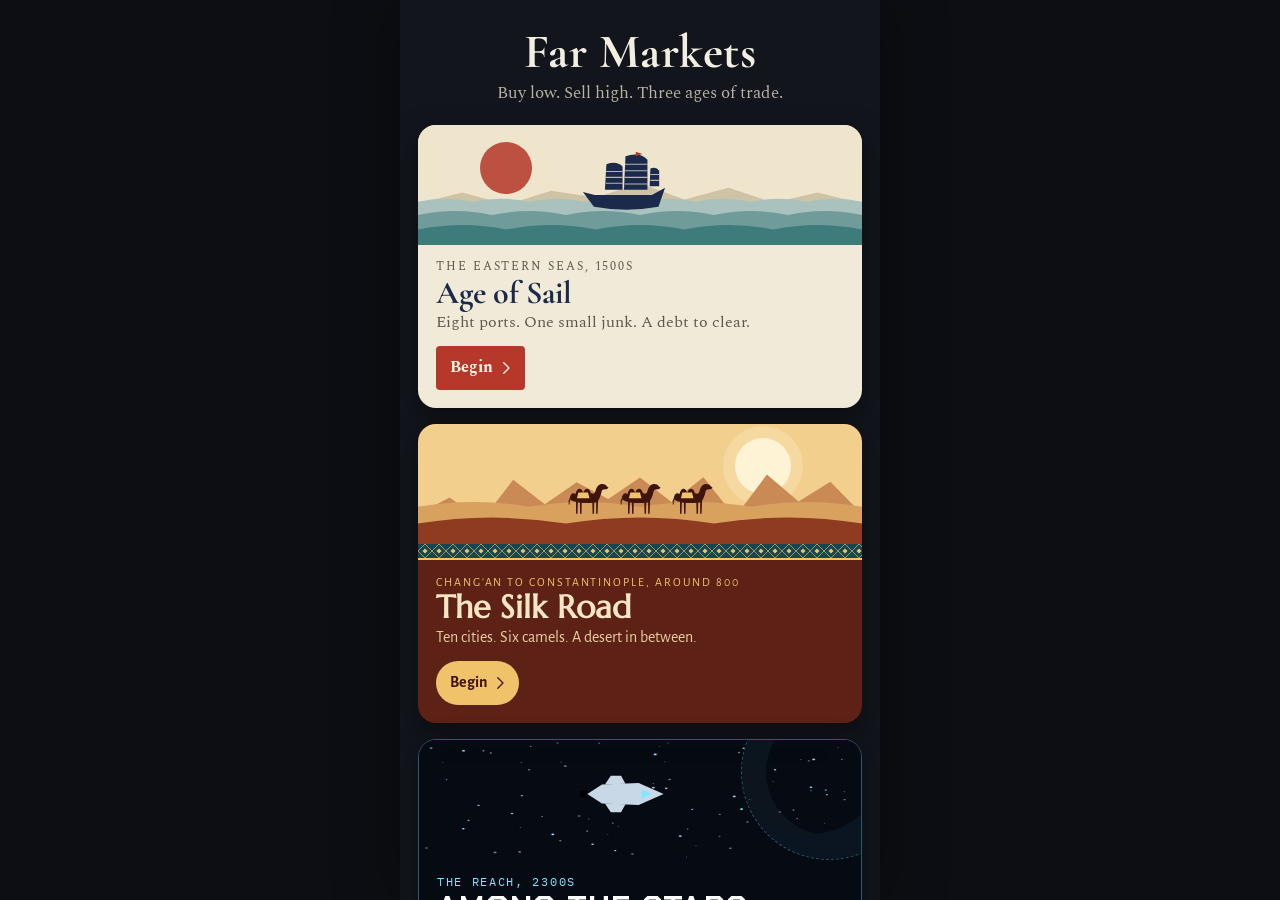
<file: public/index.html>
<!doctype html>
<html lang="en">
<head>
<meta charset="utf-8">
<meta name="viewport" content="width=device-width, initial-scale=1, viewport-fit=cover">
<title>Far Markets</title>
<meta name="description" content="A trading game across three ages: sail, the Silk Road and the stars.">
<meta name="robots" content="noindex, nofollow">
<meta name="theme-color" content="#12151c">
<meta name="apple-mobile-web-app-capable" content="yes">
<meta name="mobile-web-app-capable" content="yes">
<meta name="apple-mobile-web-app-title" content="Far Markets">
<link rel="icon" href="icon.svg" type="image/svg+xml">
<link rel="apple-touch-icon" href="icon-180.png">
<link rel="manifest" href="manifest.webmanifest">
<link rel="preconnect" href="https://fonts.googleapis.com">
<link rel="preconnect" href="https://fonts.gstatic.com" crossorigin>
<link href="https://fonts.googleapis.com/css2?family=Alegreya+Sans:wght@400;500;700&family=Chakra+Petch:wght@500;600;700&family=Cormorant+Garamond:wght@500;600;700&family=IBM+Plex+Mono:wght@400;500;600&family=Marcellus&family=Spectral:ital,wght@0,400;0,500;0,600;1,400&display=swap" rel="stylesheet">
<link rel="stylesheet" href="css/base.css?v=3">
<link rel="stylesheet" href="css/themes.css?v=3">
</head>
<body data-era="title">
<div id="app"></div>
<noscript>Far Markets needs JavaScript to run.</noscript>
<script type="module" src="js/ui/app.js?v=3"></script>
</body>
</html>
</file>
<file: public/css/base.css>
/* Layout and motion shared by every era. Colors, fonts and each era's own
   shapes live in themes.css. */

* { box-sizing: border-box; }
[hidden] { display: none !important; }
html, body { height: 100%; margin: 0; }
html { font-size: 100%; -webkit-text-size-adjust: 100%; }
body {
  background: var(--page); color: var(--ink); font-family: var(--font-b); line-height: 1.35;
  -webkit-tap-highlight-color: transparent; overscroll-behavior: none; transition: background .5s; touch-action: manipulation;
}
button, input { font: inherit; color: inherit; }
button { cursor: pointer; border: 0; background: none; padding: 0; text-align: inherit; touch-action: manipulation; }
button:disabled { cursor: default; opacity: .45; }
button:focus-visible, g[data-act]:focus-visible, input:focus-visible { outline: 3px solid var(--accent); outline-offset: 2px; }
h1, h2, h3, p, ul, dl, dd { margin: 0; padding: 0; }
ul { list-style: none; }
.ico { width: 1.5em; height: 1.5em; flex: none; }
small { font-size: .8125rem; }

#app { height: 100vh; height: 100dvh; max-width: 30rem; margin: 0 auto; position: relative; overflow: hidden; background: var(--bg); box-shadow: 0 0 60px rgba(0, 0, 0, .35); }

/* ---------- title ---------- */
.title { height: 100%; overflow-y: auto; padding: calc(env(safe-area-inset-top) + 1.75rem) 1.125rem calc(env(safe-area-inset-bottom) + 1.5rem); display: flex; flex-direction: column; gap: 1.25rem; position: relative; }
.title header { text-align: center; }
.logo { font-family: 'Cormorant Garamond', Georgia, serif; font-weight: 700; font-size: 3rem; line-height: 1; letter-spacing: .01em; }
.title header p { color: var(--ink-2); margin-top: .375rem; font-size: 1.0625rem; }
.eras { display: flex; flex-direction: column; gap: 1rem; }
.era-card, .game { font-family: var(--font-b); }
.era-card { display: block; width: 100%; background: var(--bg); color: var(--ink); border-radius: 1.125rem; overflow: hidden; box-shadow: 0 10px 30px rgba(0, 0, 0, .4); animation: card-in .6s both cubic-bezier(.2, .8, .2, 1); transition: transform .15s; }
.era-card:nth-child(2) { animation-delay: .08s; }
.era-card:nth-child(3) { animation-delay: .16s; }
.era-card:active { transform: scale(.98); }
.era-art .scene { height: 7.5rem; min-height: 0; }
.era-art .rider { width: 5.5rem; }
.era-body { padding: .875rem 1.125rem 1.125rem; }
.era-body h2 { font-family: var(--font-d); font-size: 2rem; line-height: 1.1; }
.era-body p { color: var(--ink-2); margin-top: .125rem; }
.era-foot { display: flex; flex-wrap: wrap; justify-content: space-between; align-items: center; gap: .375rem .75rem; margin-top: .75rem; }
.era-foot .go { display: inline-flex; align-items: center; gap: .25rem; background: var(--accent); color: var(--accent-ink); padding: .5rem .625rem .5rem .875rem; border-radius: var(--r-btn); font-weight: 700; min-height: 2.75rem; }
.era-foot .go .ico { width: 1.125em; height: 1.125em; }
.era-foot .best { font-size: .875rem; color: var(--ink-2); }
.title footer { text-align: center; margin-top: auto; }
.link { color: var(--ink-2); text-decoration: underline; min-height: 2.75rem; padding: 0 .5rem; }

/* ---------- game frame ---------- */
.game { height: 100%; display: flex; flex-direction: column; position: relative; background: var(--bg); color: var(--ink); overflow: hidden; }
.hud { flex: none; padding: calc(env(safe-area-inset-top) + .875rem) 1.125rem .625rem; position: relative; z-index: 2; }
.hud-top { display: flex; justify-content: space-between; align-items: flex-start; gap: .75rem; }
.eyebrow { font-size: .75rem; letter-spacing: .16em; text-transform: uppercase; color: var(--ink-2); }
.hud h1 { font-family: var(--font-d); font-size: 2.5rem; line-height: 1.02; font-weight: var(--w-d); }
.blurb { color: var(--ink-2); font-size: .9375rem; }
.crest { width: 3.375rem; height: 3.375rem; flex: none; display: grid; place-items: center; background: var(--accent); color: var(--accent-ink); border-radius: .375rem; }
.crest .veh { width: 2.375rem; --scene-bg: var(--accent); --accent: var(--accent-ink); }
.stats { display: grid; grid-template-columns: repeat(3, minmax(0, 1fr)); margin-top: .75rem; }
.stat { display: flex; flex-direction: column; gap: .0625rem; min-width: 0; }
.stat .k { font-size: .6875rem; letter-spacing: .15em; text-transform: uppercase; color: var(--ink-2); }
.stat .v { font-family: var(--font-d); font-weight: var(--w-d); font-size: 1.5rem; line-height: 1.15; white-space: nowrap; }
.stat .v small { font-size: .9375rem; font-weight: 500; color: var(--ink-2); }
.stat.debt .v { color: var(--warn); }
.v .rise, .v.rise { color: var(--up-hud); }
.v .fall, .v.fall { color: var(--warn); }
[data-num] { display: inline-block; transition: color .3s; }
.gauges { display: flex; gap: 1rem; margin-top: .5rem; }
.gauge { flex: 1; display: flex; align-items: center; gap: .5rem; font-size: .75rem; color: var(--ink-2); min-width: 0; }
.gauge span { white-space: nowrap; letter-spacing: .06em; }
.gauge em { font-style: normal; white-space: nowrap; }
.bar { flex: 1; height: .375rem; background: var(--track); border-radius: 1rem; overflow: hidden; display: block; }
.bar b { display: block; height: 100%; background: var(--fill); border-radius: 1rem; transition: width .6s cubic-bezier(.2, .8, .2, 1); }
.gauge.low .bar b { background: var(--warn); }
.gauge.wide { margin: .75rem 0; font-size: .875rem; }
.gauge.wide .bar { height: .5rem; }

.view { flex: 1; overflow-y: auto; -webkit-overflow-scrolling: touch; padding: 0 1.125rem 1.25rem; position: relative; }
.view.enter > * { animation: view-in .35s both cubic-bezier(.2, .8, .2, 1); }
.view.enter > *:nth-child(2) { animation-delay: .05s; }
.view.enter > *:nth-child(3) { animation-delay: .1s; }
.view.enter > *:nth-child(n+4) { animation-delay: .15s; }
.view-head { display: flex; justify-content: space-between; align-items: baseline; padding: .75rem 0 .5rem; position: sticky; top: 0; background: var(--bg); z-index: 1; }
.view-head h2 { font-family: var(--font-d); font-weight: var(--w-d); font-size: 1.5rem; }
.hint { font-size: .8125rem; color: var(--ink-2); }

.tabs { flex: none; display: grid; grid-template-columns: repeat(4, minmax(0, 1fr)); gap: .25rem; padding: .375rem .625rem calc(env(safe-area-inset-bottom) + .5rem); position: relative; z-index: 2; }
.tabs button { display: flex; flex-direction: column; align-items: center; gap: .125rem; padding: .375rem 0; min-height: 3.25rem; font-size: .8125rem; transition: color .2s, background .2s, transform .15s; }
.tabs button:active { transform: scale(.94); }

/* ---------- market ---------- */
.goods { display: flex; flex-direction: column; gap: var(--row-gap); }
.item { display: grid; grid-template-columns: 2rem minmax(0, 1fr) 4.5rem auto; align-items: center; gap: .625rem; width: 100%; min-height: 3.5rem; padding: var(--row-pad); background: var(--row-bg); color: var(--row-ink); border-radius: var(--r-row); transition: transform .15s, background .3s; }
.item:active { transform: scale(.985); }
.gi { display: grid; place-items: center; color: var(--row-ink); opacity: .85; }
.gi.lg { width: 3rem; height: 3rem; border-radius: 50%; background: var(--track); opacity: 1; flex: none; color: inherit; }
.gn { display: flex; flex-direction: column; min-width: 0; }
.gn b { font-family: var(--font-d); font-weight: var(--w-d); font-size: 1.25rem; line-height: 1.15; }
.gn small { color: var(--row-ink-2); line-height: 1.25; }
.item.low .tag { color: var(--good); }
.item.high .tag { color: var(--bad); }
.own { font-style: italic; }
.gp { font-family: var(--font-d); font-weight: var(--w-d); font-size: 1.5rem; text-align: right; min-width: 3.25rem; }
.meter { position: relative; height: 1rem; display: block; }
.meter::before { content: ''; position: absolute; left: 0; right: 0; top: 50%; height: 2px; margin-top: -1px; background: var(--row-ink); opacity: .3; }
.meter i { position: absolute; left: var(--pos); top: 50%; width: .625rem; height: .625rem; margin: -.3125rem 0 0 -.3125rem; background: var(--row-ink); transform: rotate(45deg); border-radius: 2px; transition: left .5s cubic-bezier(.2, .8, .2, 1); }
.item.low .meter i { background: var(--good); }
.item.high .meter i { background: var(--bad); }
.item.flash { animation: flash .9s; }

/* ---------- sheets ---------- */
.layer { position: absolute; inset: 0; z-index: 20; }
#over { z-index: 30; }
.scrim { position: absolute; inset: 0; background: rgba(0, 0, 0, .5); animation: fade .2s both; }
.sheet { position: absolute; left: 0; right: 0; bottom: 0; max-height: 90%; overflow-y: auto; background: var(--panel); color: var(--panel-ink); border-radius: var(--r-sheet) var(--r-sheet) 0 0; padding: 1.375rem 1.125rem calc(env(safe-area-inset-bottom) + 1.125rem); display: flex; flex-direction: column; gap: .875rem; border-top: var(--sheet-edge); --row-ink: var(--panel-ink); }
.sheet.in { animation: rise .3s both cubic-bezier(.2, .8, .2, 1); }
.closing .sheet { transform: translateY(100%); transition: transform .2s ease-in; }
.closing .scrim { opacity: 0; transition: opacity .2s; }
.x { position: absolute; top: .625rem; right: .625rem; width: 2.75rem; height: 2.75rem; display: grid; place-items: center; opacity: .7; }
.sheet-head { display: flex; align-items: center; gap: .75rem; padding-right: 2.5rem; }
.sheet-head h3 { font-family: var(--font-d); font-weight: var(--w-d); font-size: 1.75rem; line-height: 1.1; }
.sheet-head p { color: var(--panel-ink-2); font-size: .9375rem; }
.seg { display: grid; grid-template-columns: 1fr 1fr; gap: .25rem; padding: .25rem; background: var(--track); border-radius: var(--r-btn); }
.seg button { min-height: 2.75rem; text-align: center; font-weight: 700; border-radius: calc(var(--r-btn) - 2px); transition: background .2s, color .2s; }
.seg button.on { background: var(--accent-p); color: var(--accent-p-ink); }
.qty { display: flex; align-items: center; justify-content: space-between; gap: 1rem; }
.qty output { font-family: var(--font-d); font-weight: var(--w-d); font-size: 3.25rem; line-height: 1; }
.rnd { width: 3rem; height: 3rem; flex: none; display: grid; place-items: center; border-radius: var(--r-btn); border: 2px solid currentColor; transition: transform .1s; }
.rnd:active { transform: scale(.9); }
input[type=range] { -webkit-appearance: none; appearance: none; width: 100%; height: 2.75rem; background: transparent; margin: -.5rem 0; }
input[type=range]::-webkit-slider-runnable-track { height: .5rem; background: var(--track); border-radius: 1rem; }
input[type=range]::-moz-range-track { height: .5rem; background: var(--track); border-radius: 1rem; }
input[type=range]::-webkit-slider-thumb { -webkit-appearance: none; width: 2rem; height: 2rem; margin-top: -.75rem; border-radius: var(--r-thumb); background: var(--accent-p); border: 3px solid var(--panel); box-shadow: 0 2px 6px rgba(0, 0, 0, .3); }
input[type=range]::-moz-range-thumb { width: 1.75rem; height: 1.75rem; border-radius: var(--r-thumb); background: var(--accent-p); border: 3px solid var(--panel); }
.chips { display: grid; grid-template-columns: repeat(3, 1fr); gap: .5rem; }
.chips button { min-height: 2.75rem; text-align: center; border: 1.5px solid currentColor; border-radius: var(--r-btn); font-weight: 600; opacity: .85; }
.sum { display: grid; grid-template-columns: repeat(3, minmax(0, 1fr)); gap: .5rem; }
.sum div { display: flex; flex-direction: column; gap: .0625rem; padding: .5rem .625rem; background: var(--track); border-radius: var(--r-row); min-width: 0; }
.sum dt { font-size: .6875rem; letter-spacing: .12em; text-transform: uppercase; color: var(--panel-ink-2); }
.sum dd { font-family: var(--font-d); font-weight: var(--w-d); font-size: 1.25rem; overflow-wrap: anywhere; line-height: 1.2; }
.up { color: var(--up); }
.down { color: var(--down); }
.note { color: var(--panel-ink-2); font-size: .9375rem; min-height: 1.3em; }
.cta, .btn { display: flex; align-items: center; justify-content: center; gap: .5rem; width: 100%; min-height: 3.25rem; padding: .5rem 1rem; text-align: center; font-weight: 700; font-size: 1.0625rem; border-radius: var(--r-btn); transition: transform .12s, opacity .2s; }
.cta { background: var(--accent-p); color: var(--accent-p-ink); }
.btn { border: 2px solid currentColor; min-height: 2.875rem; font-size: 1rem; }
.btn.ghost { border-color: transparent; text-decoration: underline; }
.cta:active, .btn:active { transform: scale(.97); }
.field { display: flex; flex-direction: column; gap: .25rem; }
.field input { min-height: 3rem; padding: 0 .75rem; font-size: 1.25rem; letter-spacing: .1em; background: var(--track); border: 2px solid currentColor; border-radius: var(--r-btn); }

.facts { display: grid; grid-template-columns: repeat(3, minmax(0, 1fr)); gap: .5rem; }
.facts div { display: flex; flex-direction: column; align-items: center; text-align: center; gap: .125rem; padding: .625rem .25rem; background: var(--track); border-radius: var(--r-row); }
.facts b { font-size: .9375rem; }
.facts small, .choice small { color: var(--panel-ink-2); }
.facts .good, .risk.good, .odds.item { color: var(--up); }
.facts .bad, .risk.bad, .odds.bad { color: var(--down); }
.supply { display: flex; align-items: center; gap: .625rem; }
.supply .st { flex: 1; display: flex; flex-direction: column; min-width: 0; }
.supply small { color: var(--panel-ink-2); }
.tidings { display: flex; flex-direction: column; gap: .375rem; }
.tidings li { padding: .5rem .75rem; border-left: 3px solid var(--accent-p); background: var(--track); font-size: .9375rem; text-align: left; }
.know { width: 100%; border-collapse: collapse; font-size: .9375rem; }
.know th { text-align: left; font-weight: 600; padding: .3125rem 0; }
.know th em { font-style: normal; font-size: .75rem; padding: 0 .375rem; border: 1px solid currentColor; border-radius: 1rem; margin-left: .25rem; }
.know td { text-align: right; padding: .3125rem 0 .3125rem .5rem; font-variant-numeric: tabular-nums; }
.know td:last-child { width: 1.5rem; }
.know td .ico { width: 1em; height: 1em; vertical-align: -.125em; }
.know thead th, .know thead td { font-size: .75rem; font-weight: 400; color: var(--panel-ink-2); letter-spacing: .06em; }
.know tbody tr { border-top: 1px solid var(--track); }

/* ---------- map ---------- */
.mapwrap { overflow: auto; border-radius: var(--r-row); border: var(--map-edge); -webkit-overflow-scrolling: touch; max-height: 21.25rem; background: var(--map-bg); }
.map { display: block; max-width: none; }
.map .hit { fill: transparent; }
.map .place { cursor: pointer; }
.map .place.far { opacity: .5; }
.map .pulse { fill: none; stroke: var(--map-here); stroke-width: 2; transform-box: fill-box; transform-origin: center; animation: pulse 1.8s ease-out infinite; }
.map .route { fill: none; }
.dests { display: flex; flex-direction: column; gap: var(--row-gap); margin-top: .75rem; }
.dest-card { display: grid; grid-template-columns: minmax(0, 1fr) auto auto; align-items: center; gap: .75rem; width: 100%; min-height: 3.5rem; padding: var(--row-pad); background: var(--row-bg); color: var(--row-ink); border-radius: var(--r-row); }
.dest-card:active { transform: scale(.985); }
.dn { display: flex; flex-direction: column; min-width: 0; }
.dn b { font-family: var(--font-d); font-weight: var(--w-d); font-size: 1.25rem; line-height: 1.15; }
.dn small { color: var(--row-ink-2); display: flex; align-items: center; gap: .25rem; }
.dn small .ico { width: 1em; height: 1em; }
.dd { display: flex; flex-direction: column; align-items: center; line-height: 1.1; }
.dd b { font-family: var(--font-d); font-weight: var(--w-d); font-size: 1.5rem; }
.dd small { color: var(--row-ink-2); }
.risk { font-size: .75rem; font-weight: 700; letter-spacing: .04em; padding: .1875rem .5rem; border: 1.5px solid currentColor; border-radius: 1rem; white-space: nowrap; }
.dest-card.closed { opacity: .6; }

/* ---------- travel ---------- */
.travel { position: absolute; inset: 0; background: var(--bg); display: flex; flex-direction: column; animation: fade .4s both; }
.scene { position: relative; height: 50%; min-height: 13rem; overflow: hidden; background: var(--scene-bg); transition: filter .6s; }
.band { position: absolute; left: 0; bottom: 0; width: 200%; height: 100%; animation: slide var(--t, 30s) linear infinite; }
.band path, .band circle { fill: var(--c); }
.rider { position: absolute; left: 50%; width: 7.5rem; margin-left: -3.75rem; color: var(--veh); animation: bob 3.2s ease-in-out infinite; }
.rider.train { display: flex; width: 13rem; margin-left: -6.5rem; gap: .25rem; }
.rider.train .veh { animation: step 1.1s ease-in-out infinite; }
.rider.train .veh:nth-child(2) { animation-delay: .35s; }
.rider.train .veh:nth-child(3) { animation-delay: .7s; }
.veh { display: block; width: 100%; height: auto; }
.foe { position: absolute; right: -8rem; width: 5.5rem; color: var(--down); opacity: 0; transform: scaleX(-1); transition: right 1s cubic-bezier(.2, .8, .2, 1), opacity .6s; }
.is-hostile .foe { right: 6%; opacity: 1; }
.rain { position: absolute; inset: -20% 0; opacity: 0; transition: opacity .6s; pointer-events: none; }
.is-weather .rain { opacity: 1; animation: rain .5s linear infinite; }
.is-weather { filter: saturate(.6) brightness(.82); }
.is-weather .rider { animation-duration: 1.1s; }
.trip { padding: 1.125rem 1.125rem 0; }
.trip h2 { font-family: var(--font-d); font-weight: var(--w-d); font-size: 1.75rem; line-height: 1.15; margin-top: .125rem; }
.trip h2 span { font-size: .6em; color: var(--ink-2); font-weight: 400; }
.track { height: .5rem; background: var(--track); border-radius: 1rem; margin-top: .875rem; overflow: hidden; }
.track i { display: block; height: 100%; width: 0; background: var(--accent); border-radius: 1rem; transition: width .7s linear; }
.daycount { margin-top: .5rem; color: var(--ink-2); font-size: .9375rem; }
#enc { position: absolute; left: 0; right: 0; bottom: 0; padding: .875rem .875rem calc(env(safe-area-inset-bottom) + .875rem); }
.enc-card, .arrive-card { background: var(--panel); color: var(--panel-ink); border-radius: var(--r-sheet); padding: 1.25rem 1.125rem; display: flex; flex-direction: column; gap: .75rem; border: var(--card-edge); box-shadow: 0 12px 40px rgba(0, 0, 0, .45); --row-ink: var(--panel-ink); }
.enc-card.in, .arrive-card.in { animation: pop .4s both cubic-bezier(.2, 1.1, .3, 1); }
.enc-card h3 { font-family: var(--font-d); font-weight: var(--w-d); font-size: 1.75rem; line-height: 1.1; }
.enc-ico { width: 2.75rem; height: 2.75rem; display: grid; place-items: center; background: var(--accent-p); color: var(--accent-p-ink); border-radius: 50%; }
.choices { display: flex; flex-direction: column; gap: .5rem; }
.choice { display: flex; justify-content: space-between; align-items: center; gap: .75rem; min-height: 3.25rem; padding: .5rem .875rem; border: 2px solid currentColor; border-radius: var(--r-btn); width: 100%; }
.choice:active { transform: scale(.98); }
.odds { font-weight: 700; white-space: nowrap; }
.deltas { display: flex; flex-wrap: wrap; gap: .375rem; }
.deltas span { padding: .25rem .625rem; border: 1.5px solid currentColor; border-radius: 1rem; font-size: .875rem; font-weight: 700; }
.tone-bad { animation: pop .4s both, shake .5s .1s; }

.arrive { position: absolute; inset: 0; display: flex; align-items: center; padding: 1.125rem; background: var(--veil); animation: fade .3s both; overflow-y: auto; }
.arrive-card { width: 100%; text-align: center; align-items: stretch; margin: auto 0; }
.arrive-card h2 { font-family: var(--font-d); font-weight: var(--w-d); font-size: 2.5rem; line-height: 1.05; }
.arrive-card .eyebrow, .arrive-card .blurb { color: var(--panel-ink-2); }
.big { font-family: var(--font-d); font-weight: var(--w-d); font-size: 3rem; line-height: 1.15; }
.big.neg { color: var(--down); }
.how { display: flex; align-items: center; justify-content: center; gap: .5rem; padding: .5rem 0; }
.how div { display: flex; flex-direction: column; align-items: center; gap: .25rem; flex: 1; }
.how div > .ico { width: 2.25rem; height: 2.25rem; }
.how > .ico { opacity: .5; width: 1.125rem; }
.how.tips { align-items: flex-start; gap: 1rem; }
.how small { color: var(--panel-ink-2); }

/* ---------- port and ledger ---------- */
.cards { display: flex; flex-direction: column; gap: .75rem; }
.card { background: var(--card-bg); color: var(--card-ink); border: var(--card-edge); border-radius: var(--r-card); padding: 1rem; position: relative; --row-ink: var(--card-ink); }
.v-ledger .card { margin-bottom: .75rem; }
.card h3 { font-family: var(--font-d); font-weight: var(--w-d); font-size: 1.375rem; }
.card p { color: var(--card-ink-2); font-size: .9375rem; }
.card.off { opacity: .6; }
.card .gauge { color: var(--card-ink-2); }
.card-art { position: absolute; right: 1rem; top: .875rem; width: 4.5rem; color: var(--card-ink); opacity: .9; --scene-bg: var(--card-bg); }
.specs { display: flex; flex-wrap: wrap; gap: .375rem 1rem; margin-top: .625rem; font-size: .875rem; }
.specs span { display: inline-flex; align-items: center; gap: .25rem; }
.specs .ico, .guards .ico, .fine .ico { width: 1.125em; height: 1.125em; }
.fine { display: flex; align-items: center; gap: .25rem; font-size: .875rem !important; }
.row2 { display: grid; grid-template-columns: 1fr 1fr; gap: .5rem; margin-top: .75rem; }
.row2.pad { margin: .25rem 0 1rem; }
.card > .btn { margin-top: .75rem; }
.offers { display: flex; flex-direction: column; gap: .5rem; margin: .75rem 0; }
.offer { display: flex; justify-content: space-between; align-items: center; gap: .75rem; width: 100%; padding: .625rem .75rem; border: 1.5px solid currentColor; border-radius: var(--r-row); min-height: 3.5rem; }
.offer span { display: flex; flex-direction: column; min-width: 0; }
.offer .oc { align-items: flex-end; text-align: right; flex: none; }
.offer b { font-family: var(--font-d); font-weight: var(--w-d); font-size: 1.125rem; }
.offer small { color: var(--card-ink-2); }
.guards { display: flex; flex-direction: column; gap: .5rem; }
.guards span { display: flex; align-items: center; gap: .375rem; }
.worth { text-align: center; }
.spark { width: 100%; height: 4.5rem; margin-top: .5rem; }
.spark polyline { fill: none; stroke: var(--accent-c); stroke-width: 2.5; stroke-linejoin: round; stroke-linecap: round; vector-effect: non-scaling-stroke; }
.goalbar { height: .5rem; background: var(--track); border-radius: 1rem; overflow: hidden; margin: .5rem 0 .375rem; }
.goalbar i { display: block; height: 100%; background: var(--accent-c); transition: width .8s; }
.worth .fine { justify-content: center; }
.plain { display: flex; flex-direction: column; margin-top: .5rem; }
.plain li { display: flex; justify-content: space-between; gap: 1rem; padding: .4375rem 0; border-top: 1px solid var(--track); text-align: left; }
.plain span { text-align: right; }
.news { display: flex; flex-direction: column; gap: .5rem; margin-top: .5rem; }
.news li { font-size: .9375rem; padding-left: .75rem; border-left: 2px solid var(--track); }
.news li.live { border-left-color: var(--accent-c); }
.news em { display: block; font-style: normal; font-size: .6875rem; letter-spacing: .12em; text-transform: uppercase; color: var(--card-ink-2); }
.code { font-family: ui-monospace, 'IBM Plex Mono', monospace; font-size: 1.5rem; letter-spacing: .12em; text-align: center; padding: .625rem; margin-top: .625rem; background: var(--track); border-radius: var(--r-row); user-select: all; }

/* ---------- toasts and coins ---------- */
#toasts { position: absolute; left: 0; right: 0; top: calc(env(safe-area-inset-top) + .75rem); z-index: 60; display: flex; flex-direction: column; align-items: center; gap: .375rem; pointer-events: none; }
.toast { background: var(--toast-bg); color: var(--toast-ink); padding: .5rem 1rem; border-radius: 2rem; font-weight: 700; box-shadow: 0 6px 20px rgba(0, 0, 0, .35); animation: toast-in .3s both cubic-bezier(.2, 1.2, .3, 1); max-width: 90%; text-align: center; }
.toast.item { background: var(--up-solid); color: #fff; }
.toast.bad { background: var(--down-solid); color: #fff; }
.toast.out { opacity: 0; transform: translateY(-.5rem); transition: all .4s; }
.coin { position: absolute; top: 6.5rem; left: 22%; width: .875rem; height: .875rem; border-radius: 50%; background: #F2B93B; box-shadow: inset 0 0 0 2px #C8891A; animation: coin 1.1s var(--d) both cubic-bezier(.2, .7, .3, 1); }

/* ---------- first-game guide ---------- */
.tut { position: absolute; inset: 0; z-index: 50; pointer-events: none; opacity: 0; transition: opacity .25s; overflow: hidden; }
.tut.on { opacity: 1; }
.tut-hole { position: absolute; border-radius: .875rem; box-shadow: 0 0 0 200vmax rgba(0, 0, 0, .6); outline: 3px solid #fff; transition: left .25s, top .25s, width .25s, height .25s; }
.tut-hand { position: absolute; width: 2.75rem; animation: tap 1.5s ease-in-out infinite; transform-origin: 30% 10%; transition: left .25s, top .25s; }
.hand { width: 100%; display: block; filter: drop-shadow(0 4px 6px rgba(0, 0, 0, .5)); }
.tut-cap { position: absolute; left: 1rem; right: 1rem; pointer-events: auto; display: flex; flex-direction: column; align-items: center; gap: .25rem; }
.tut-cap span { background: #fff; color: #15171c; padding: .625rem 1rem; border-radius: .875rem; font-weight: 700; font-size: 1.0625rem; text-align: center; box-shadow: 0 6px 20px rgba(0, 0, 0, .4); font-family: system-ui, sans-serif; }
.tut-cap button { color: #fff; text-decoration: underline; font-size: .875rem; min-height: 2.75rem; padding: 0 .75rem; font-family: system-ui, sans-serif; }

/* ---------- motion ---------- */
@keyframes fade { from { opacity: 0; } }
@keyframes rise { from { transform: translateY(100%); } }
@keyframes pop { from { opacity: 0; transform: translateY(1.5rem) scale(.96); } }
@keyframes view-in { from { opacity: 0; transform: translateY(.75rem); } }
@keyframes card-in { from { opacity: 0; transform: translateY(1.5rem); } }
@keyframes toast-in { from { opacity: 0; transform: translateY(-1rem) scale(.9); } }
@keyframes flash { 0%, 100% { box-shadow: 0 0 0 0 transparent; } 30% { box-shadow: 0 0 0 4px var(--accent); } }
@keyframes slide { to { transform: translateX(-50%); } }
@keyframes bob { 0%, 100% { transform: translateY(0) rotate(-1.5deg); } 50% { transform: translateY(-5%) rotate(1.5deg); } }
@keyframes step { 0%, 100% { transform: translateY(0); } 50% { transform: translateY(-4%); } }
@keyframes pulse { from { transform: scale(1); opacity: 1; } to { transform: scale(2.6); opacity: 0; } }
@keyframes rain { to { background-position: -40px 80px; } }
@keyframes shake { 20%, 60% { transform: translateX(-6px); } 40%, 80% { transform: translateX(6px); } }
@keyframes tap { 0%, 100% { transform: translate(0, 0) scale(1); } 45% { transform: translate(-6px, -8px) scale(.9); } 60% { transform: translate(0, 0) scale(1); } }
@keyframes coin { from { opacity: 1; transform: translate(0, 0) scale(.5); } 70% { opacity: 1; } to { opacity: 0; transform: translate(var(--x), -5.5rem) scale(1.1); } }
@keyframes flicker { 50% { opacity: .5; transform: scaleX(.8); } }

@media (prefers-reduced-motion: reduce) {
  *, *::before, *::after { animation-duration: .01ms !important; animation-iteration-count: 1 !important; transition-duration: .01ms !important; }
  .band { animation: none; }
}
</file>
<file: public/css/themes.css>
/* The three eras. Each sets the shared tokens, then reshapes a few parts so
   it cannot be mistaken for the others:
     sail   a woodblock sea chart: rice paper, indigo ink, a vermilion seal
     silk   a caravanserai: madder red, sand tiles, lapis and gold
     space  a cockpit display: black, cyan lines, amber warnings            */

:root {
  --track: color-mix(in srgb, currentColor 15%, transparent);
  --r-thumb: 50%;
}

/* ---------- title page ---------- */
body[data-era="title"] { --page: #0c0e13; --bg: #12151c; --ink: #f3eee2; --ink-2: #b9b3a6; --font-b: 'Spectral', Georgia, serif; --accent: #f0c36a; }

/* ================= AGE OF SAIL ================= */
[data-era="sail"] {
  --page: #cfc3a8; --bg: #f2ead8; --ink: #1b2a4a; --ink-2: #5a584c;
  --font-d: 'Cormorant Garamond', Georgia, serif; --font-b: 'Spectral', Georgia, serif; --w-d: 700;
  --accent: #b5382a; --accent-ink: #fff7e8; --accent-p: #1b2a4a; --accent-p-ink: #f7f0df; --accent-c: #b5382a;
  --warn: #b5382a; --up-hud: #2c6b5e; --fill: #1b2a4a;
  --good: #2c6b5e; --bad: #b5382a; --up: #24614f; --down: #a8301f; --up-solid: #2c6b5e; --down-solid: #b5382a;
  --row-gap: 0; --row-pad: .625rem 0; --row-bg: transparent; --row-ink: #1b2a4a; --row-ink-2: #5a584c;
  --r-row: 0; --r-btn: .25rem; --r-sheet: .375rem; --r-card: .25rem;
  --panel: #fbf6ea; --panel-ink: #1b2a4a; --panel-ink-2: #5a584c; --sheet-edge: 3px double #1b2a4a;
  --card-bg: #fbf6ea; --card-ink: #1b2a4a; --card-ink-2: #5a584c; --card-edge: 1.5px solid #1b2a4a;
  --map-edge: 1.5px solid #1b2a4a; --map-bg: #bfd6d1; --map-here: #b5382a;
  --scene-bg: #efe4cc; --veh: #1b2a4a; --veil: rgba(242, 234, 216, .93);
  --toast-bg: #1b2a4a; --toast-ink: #f7f0df;
}
[data-era="sail"] .hud::before {
  content: ''; position: absolute; inset: 0 0 auto 0; height: 6.5rem; pointer-events: none; opacity: .13;
  background: url("data:image/svg+xml,%3Csvg xmlns='http://www.w3.org/2000/svg' width='80' height='14'%3E%3Cpath d='M0 9q10-9 20 0t20 0 20 0 20 0' fill='none' stroke='%231b2a4a' stroke-width='1.2'/%3E%3C/svg%3E") 0 100% / 80px 14px repeat;
  -webkit-mask: linear-gradient(transparent 55%, #000); mask: linear-gradient(transparent 55%, #000);
}
[data-era="sail"] .crest { transform: rotate(-4deg); box-shadow: inset 0 0 0 2px #b5382a, inset 0 0 0 3.5px #f2ead8; }
[data-era="sail"] .blurb { font-style: italic; }
[data-era="sail"] .stats { border-top: 2px solid var(--ink); border-bottom: 1px solid var(--ink); }
[data-era="sail"] .stat { padding: .5rem 0 .4375rem; }
[data-era="sail"] .stat + .stat { border-left: 1px solid var(--ink); padding-left: .75rem; }
[data-era="sail"] .item, [data-era="sail"] .dest-card { border-bottom: 1px dashed #8c8672; }
[data-era="sail"] .hint { font-style: italic; }
[data-era="sail"] .tabs { border-top: 2px solid var(--ink); background: #ebe1cb; }
[data-era="sail"] .tabs button { border-top: 3px solid transparent; margin-top: -.5rem; padding-top: .625rem; }
[data-era="sail"] .tabs button.on { color: var(--accent); border-top-color: var(--accent); font-weight: 600; }
[data-era="sail"] .sum div, [data-era="sail"] .facts div { background: none; border: 1px solid #8c8672; }
[data-era="sail"] .cta { box-shadow: inset 0 0 0 2px #1b2a4a, inset 0 0 0 3.5px #fbf6ea; }
[data-era="sail"] .arrive-card h2::after { content: ''; display: block; width: 3.5rem; height: 3px; background: var(--accent); margin: .5rem auto 0; }
/* scene */
.scene-sail .sun { position: absolute; left: 14%; top: 14%; width: 3.25rem; height: 3.25rem; border-radius: 50%; background: #b5382a; opacity: .85; }
.scene-sail .isles { --c: #cfc3a6; --t: 90s; }
.scene-sail .w1 { --c: #a9c2bd; --t: 26s; }
.scene-sail .w2 { --c: #6f9c9b; --t: 17s; }
.scene-sail .w3 { --c: #3e7c7b; --t: 11s; }
.scene-sail .rider { bottom: 23%; }
.scene-sail .foe { bottom: 30%; }
.scene-sail .rain { background: repeating-linear-gradient(105deg, transparent 0 13px, rgba(27, 42, 74, .4) 13px 14px); background-size: 40px 80px; }
/* map */
.map-sail .water { fill: #bfd6d1; }
[data-era="sail"] .mapwrap { max-height: none; }
.map-sail .swell { fill: none; stroke: #1b2a4a; stroke-width: .7; opacity: .16; }
.map-sail .land path { fill: #f2ead8; stroke: #1b2a4a; stroke-width: 1; stroke-linejoin: round; }
.map-sail .route { stroke: #1b2a4a; stroke-width: 1; stroke-dasharray: 2 4; opacity: .35; }
.map-sail .route.mine { stroke: #b5382a; stroke-width: 1.8; stroke-dasharray: 5 4; opacity: 1; }
.map-sail .dot { fill: #1b2a4a; stroke: #f2ead8; stroke-width: 1.5; }
.map-sail .here .dot { fill: #b5382a; }
.map-sail text { font: 700 14px 'Cormorant Garamond', serif; fill: #1b2a4a; paint-order: stroke; stroke: #f2ead8; stroke-width: 3px; stroke-linejoin: round; }
.map-sail .rose { fill: none; stroke: #1b2a4a; stroke-width: .8; opacity: .45; }
.map-sail .rose text { stroke: none; font-size: 11px; }
.map-sail .legend { font: italic 500 12px 'Spectral', serif; stroke-width: 3px; }

/* ================= SILK ROAD ================= */
[data-era="silk"] {
  --page: #2e0f09; --bg: #5e2116; --ink: #f6e6c4; --ink-2: #e8cfa4;
  --font-d: 'Marcellus', Georgia, serif; --font-b: 'Alegreya Sans', system-ui, sans-serif; --w-d: 400;
  --accent: #f0c36a; --accent-ink: #3f140c; --accent-p: #16464f; --accent-p-ink: #fff3d6; --accent-c: #16606b;
  --warn: #ffb59a; --up-hud: #a8e0d2; --fill: #f0c36a;
  --good: #16606b; --bad: #a3301c; --up: #14585f; --down: #9a2a17; --up-solid: #16606b; --down-solid: #a3301c;
  --row-gap: .5rem; --row-pad: .5rem .875rem; --row-bg: #f6e6c4; --row-ink: #4a1a10; --row-ink-2: #6b4a32;
  --r-row: .625rem; --r-btn: 1.75rem; --r-sheet: 1.5rem; --r-card: .875rem;
  --panel: #f6e6c4; --panel-ink: #4a1a10; --panel-ink-2: #6b4a32; --sheet-edge: 4px solid #f0c36a;
  --card-bg: #f6e6c4; --card-ink: #4a1a10; --card-ink-2: #6b4a32; --card-edge: 0 solid transparent;
  --map-edge: 3px solid #f0c36a; --map-bg: #eed9a8; --map-here: #a3301c;
  --scene-bg: #f3cf8e; --veh: #3f140c; --veil: rgba(63, 20, 12, .9);
  --toast-bg: #f0c36a; --toast-ink: #3f140c;
}
[data-era="silk"] .hud { padding-top: calc(env(safe-area-inset-top) + 2.5rem); }
[data-era="silk"] .hud::before, [data-era="silk"].era-card .era-body::before {
  content: ''; position: absolute; inset: 0 0 auto 0; height: 1.75rem; padding-top: env(safe-area-inset-top); box-sizing: content-box;
  background: #16464f url("data:image/svg+xml,%3Csvg xmlns='http://www.w3.org/2000/svg' width='28' height='28'%3E%3Cpath d='M0 14 14 0l14 14-14 14z' fill='none' stroke='%23f0c36a' stroke-width='1.3'/%3E%3Cpath d='M14 9l5 5-5 5-5-5z' fill='%23f0c36a'/%3E%3C/svg%3E") 0 100% / 28px 28px repeat-x;
  border-bottom: 2px solid #f0c36a;
}
[data-era="silk"].era-card .era-body { position: relative; padding-top: 1.875rem; }
[data-era="silk"].era-card .era-body::before { height: .875rem; background-size: 14px 14px; padding: 0; }
[data-era="silk"] .hud-top { justify-content: center; text-align: center; }
[data-era="silk"] .eyebrow { color: #f0c36a; }
[data-era="silk"] .arrive-card .eyebrow { color: var(--panel-ink-2); }
[data-era="silk"] .hud h1 { color: #fff3d6; font-size: 2.375rem; }
[data-era="silk"] .crest { position: absolute; right: 1rem; top: calc(env(safe-area-inset-top) + 2.375rem); width: 2.75rem; height: 2.75rem; border-radius: 50%; }
[data-era="silk"] .crest .veh { width: 1.875rem; }
[data-era="silk"] .stats { gap: .5rem; }
[data-era="silk"] .stat { background: #16464f; border: 1.5px solid #f0c36a; border-radius: 3rem 3rem .5rem .5rem; padding: .75rem .25rem .4375rem; align-items: center; }
[data-era="silk"] .stat .k { color: #f0c36a; }
[data-era="silk"] .stat .v { font-size: 1.3125rem; color: #fff3d6; }
[data-era="silk"] .stat.debt .v { color: #ffb59a; }
[data-era="silk"] .item, [data-era="silk"] .dest-card, [data-era="silk"] .card { border-bottom: 3px solid #c99a45; }
[data-era="silk"] .meter::before { height: .375rem; margin-top: -.1875rem; border-radius: 1rem; background: #c9a35e; opacity: .55; }
[data-era="silk"] .meter i { transform: none; border-radius: 50%; width: 1rem; height: 1rem; margin: -.5rem 0 0 -.5rem; border: 2px solid #f6e6c4; }
[data-era="silk"] .tabs { background: #3f140c; border-top: 2px solid #f0c36a; padding-top: .5rem; }
[data-era="silk"] .tabs button.on { background: #f0c36a; color: #3f140c; font-weight: 700; border-radius: 1.5rem 1.5rem .375rem .375rem; }
[data-era="silk"] .rnd { border-radius: 50%; }
[data-era="silk"] .view-head h2 { color: #fff3d6; }
/* scene */
.scene-silk .sun { position: absolute; right: 16%; top: 12%; width: 3.5rem; height: 3.5rem; border-radius: 50%; background: #fff3d6; box-shadow: 0 0 0 .75rem rgba(255, 243, 214, .25); }
.scene-silk .peaks { --c: #c98a55; --t: 110s; }
.scene-silk .d1 { --c: #d9a15e; --t: 34s; }
.scene-silk .d2 { --c: #8e3b22; --t: 16s; }
.scene-silk .rider { bottom: 24%; }
.scene-silk .foe { bottom: 26%; width: 4.5rem; }
.scene-silk .rain { background: repeating-linear-gradient(170deg, rgba(160, 90, 45, .5) 0 9px, rgba(190, 120, 60, .75) 9px 20px); background-size: 40px 80px; }
.era-art .rider.train { width: 9.5rem; margin-left: -4.75rem; }
/* map */
.map-silk .ground { fill: #eed9a8; }
.map-silk .water path { fill: #7fb0ae; stroke: #16464f; stroke-width: 1; }
.map-silk .peaks path { fill: none; stroke: #8a4a2a; stroke-width: 1.4; stroke-linejoin: round; opacity: .7; }
.map-silk .grain { fill: #b8863c; }
.map-silk .geo { font: italic 400 11px 'Alegreya Sans', sans-serif; fill: #6b4a32; opacity: .8; letter-spacing: .12em; }
.map-silk .route { stroke: #7a2a1a; stroke-width: 1.6; stroke-dasharray: 1 5; stroke-linecap: round; opacity: .55; }
.map-silk .route.mine { stroke: #16464f; stroke-width: 2.8; stroke-dasharray: 1 6; opacity: 1; }
.map-silk .route.shut { stroke: #a3301c; opacity: .5; }
.map-silk .snow { font: 700 10px 'Alegreya Sans', sans-serif; fill: #a3301c; letter-spacing: .08em; text-transform: uppercase; }
.map-silk .dot { fill: #16464f; stroke: #f0c36a; stroke-width: 2; }
.map-silk .here .dot { fill: #a3301c; }
.map-silk .place text { font: 400 15px 'Marcellus', serif; fill: #4a1a10; paint-order: stroke; stroke: #eed9a8; stroke-width: 3.5px; stroke-linejoin: round; }
.map-silk .legend { font: 500 13px 'Alegreya Sans', sans-serif; fill: #6b4a32; }

/* ================= SPACE ================= */
[data-era="space"] {
  --page: #010204; --bg: #060a12; --ink: #d6e6f2; --ink-2: #9fb4c4;
  --font-d: 'Chakra Petch', system-ui, sans-serif; --font-b: 'IBM Plex Mono', ui-monospace, monospace; --w-d: 600;
  --accent: #7fe7ff; --accent-ink: #060a12; --accent-p: #7fe7ff; --accent-p-ink: #060a12; --accent-c: #7fe7ff;
  --warn: #ffb14a; --up-hud: #7df0ad; --fill: #7fe7ff;
  --good: #7fe7ff; --bad: #ffb14a; --up: #7df0ad; --down: #ff8f7d; --up-solid: #17804a; --down-solid: #b23a26;
  --row-gap: 0; --row-pad: .5625rem .125rem; --row-bg: transparent; --row-ink: #ffffff; --row-ink-2: #9fb4c4;
  --r-row: 0; --r-btn: 0; --r-sheet: 0; --r-card: 0; --r-thumb: 0;
  --panel: #0b1522; --panel-ink: #d6e6f2; --panel-ink-2: #9fb4c4; --sheet-edge: 1px solid #7fe7ff;
  --card-bg: #0b1522; --card-ink: #d6e6f2; --card-ink-2: #9fb4c4; --card-edge: 1px solid #2b5873;
  --map-edge: 1px solid #2b5873; --map-bg: #060a12; --map-here: #ffb14a;
  --scene-bg: #060a12; --veh: #c8d8e6; --veil: rgba(6, 10, 18, .92);
  --toast-bg: #7fe7ff; --toast-ink: #060a12;
  font-size: .9375rem;
}
[data-era="space"] .hud {
  background:
    radial-gradient(1px 1px at 8% 22%, #d6e6f2 50%, transparent 51%), radial-gradient(1.5px 1.5px at 44% 38%, #d6e6f2 50%, transparent 51%),
    radial-gradient(1px 1px at 63% 12%, #d6e6f2 50%, transparent 51%), radial-gradient(1px 1px at 90% 55%, #d6e6f2 50%, transparent 51%),
    radial-gradient(1.5px 1.5px at 25% 70%, #9fb4c4 50%, transparent 51%), radial-gradient(1px 1px at 76% 82%, #9fb4c4 50%, transparent 51%);
}
[data-era="space"] .eyebrow { color: #7fe7ff; letter-spacing: .14em; }
[data-era="space"] .hud h1, [data-era="space"] .arrive-card h2, [data-era="space"] .trip h2, [data-era="space"] .era-body h2 { text-transform: uppercase; letter-spacing: .04em; color: #fff; font-weight: 700; }
[data-era="space"] .hud h1 { font-size: 2.125rem; }
[data-era="space"] .blurb { font-size: .8125rem; }
[data-era="space"] .crest { background: none; color: #7fe7ff; border: 1px dashed #2b5873; border-radius: 50%; }
[data-era="space"] .crest .veh { --accent: #ffb14a; }
[data-era="space"] .stats { gap: .5rem; }
[data-era="space"] .stat { border: 1px solid #2b5873; background: #0b1522; padding: .5rem .5625rem .375rem; clip-path: polygon(0 0, calc(100% - .75rem) 0, 100% .75rem, 100% 100%, 0 100%); }
[data-era="space"] .stat .v { color: #fff; font-size: 1.3125rem; }
[data-era="space"] .stat.debt .v { color: #ffb14a; }
[data-era="space"] .view-head h2 { font-size: 1rem; letter-spacing: .18em; text-transform: uppercase; color: #7fe7ff; }
[data-era="space"] .goods, [data-era="space"] .dests { border-top: 1px solid #2b5873; }
[data-era="space"] .item, [data-era="space"] .dest-card { border-bottom: 1px solid #1a3345; }
[data-era="space"] .gn b, [data-era="space"] .dn b { font-size: 1.125rem; letter-spacing: .03em; }
[data-era="space"] .gn small { text-transform: uppercase; font-size: .6875rem; letter-spacing: .06em; }
[data-era="space"] .gp { font-family: var(--font-b); font-size: 1.25rem; min-width: 4.75rem; }
[data-era="space"] .item.low .gp { color: var(--good); }
[data-era="space"] .item.high .gp { color: var(--bad); }
[data-era="space"] .meter { height: .75rem; background: linear-gradient(to right, var(--mc, #9fb4c4) var(--pos), #16293a 0); -webkit-mask: repeating-linear-gradient(to right, #000 0 8%, transparent 8% 10%); mask: repeating-linear-gradient(to right, #000 0 8%, transparent 8% 10%); }
[data-era="space"] .meter::before, [data-era="space"] .meter i { display: none; }
[data-era="space"] .item.low { --mc: #7fe7ff; }
[data-era="space"] .item.high { --mc: #ffb14a; }
[data-era="space"] .tabs { border-top: 1px solid #2b5873; background: #0b1522; padding-top: .5rem; }
[data-era="space"] .tabs button { text-transform: uppercase; letter-spacing: .12em; font-size: .6875rem; }
[data-era="space"] .tabs button.on { background: #7fe7ff; color: #060a12; font-weight: 600; clip-path: polygon(.5rem 0, 100% 0, 100% calc(100% - .5rem), calc(100% - .5rem) 100%, 0 100%, 0 .5rem); }
[data-era="space"] .cta { text-transform: uppercase; letter-spacing: .08em; font-family: var(--font-d); clip-path: polygon(.75rem 0, 100% 0, 100% calc(100% - .75rem), calc(100% - .75rem) 100%, 0 100%, 0 .75rem); }
[data-era="space"] .btn, [data-era="space"] .chips button, [data-era="space"] .rnd, [data-era="space"] .choice, [data-era="space"] .offer { border-width: 1px; }
[data-era="space"] .sheet-head h3, [data-era="space"] .card h3, [data-era="space"] .enc-card h3 { text-transform: uppercase; letter-spacing: .05em; color: #fff; }
[data-era="space"] .card { clip-path: polygon(0 0, calc(100% - 1rem) 0, 100% 1rem, 100% 100%, 0 100%); }
[data-era="space"] .card-art { top: 1.25rem; right: 1.5rem; color: #7fe7ff; }
[data-era="space"] .gi.lg, [data-era="space"] .enc-ico { border-radius: 0; }
[data-era="space"] .risk, [data-era="space"] .deltas span { border-radius: 0; border-width: 1px; text-transform: uppercase; }
[data-era="space"] .bar, [data-era="space"] .bar b, [data-era="space"] .track, [data-era="space"] .track i, [data-era="space"] .goalbar { border-radius: 0; }
[data-era="space"].era-card { border: 1px solid #2b5873; }
/* scene */
.scene-space .s1 { --c: #d6e6f2; --t: 60s; opacity: .5; }
.scene-space .s2 { --c: #d6e6f2; --t: 28s; opacity: .8; }
.scene-space .s3 { --c: #7fe7ff; --t: 12s; }
.scene-space .planet { position: absolute; right: -3.5rem; top: -3.5rem; width: 11rem; height: 11rem; border-radius: 50%; border: 1px dashed #2b5873; box-shadow: inset -1.5rem -1.5rem 0 0 #0b1522, inset 0 0 0 1.5rem rgba(127, 231, 255, .05); }
.scene-space .rider { top: 50%; margin-top: -1.75rem; animation: bob 5s ease-in-out infinite; }
.scene-space .flame { transform-box: fill-box; transform-origin: right center; animation: flicker .18s linear infinite; }
.scene-space .foe { top: 22%; width: 4.5rem; }
.scene-space .rain { background: repeating-linear-gradient(95deg, transparent 0 21px, rgba(127, 231, 255, .28) 21px 22px); background-size: 40px 80px; }
.scene-space.is-weather { filter: none; }
.scene-space.is-weather .rain { animation-duration: .25s; }
/* map */
.map-space .void { fill: #060a12; }
.map-space .dust circle { fill: #9fb4c4; opacity: .55; }
.map-space .range { fill: rgba(127, 231, 255, .05); stroke: #7fe7ff; stroke-width: 1; stroke-dasharray: 4 6; }
.map-space .route.mine { stroke: #7fe7ff; stroke-width: .8; opacity: .3; }
.map-space .dot { fill: #060a12; stroke: #9fb4c4; stroke-width: 1.5; }
.map-space .reach .dot { stroke: #7fe7ff; fill: #7fe7ff; }
.map-space .here .dot { fill: #ffb14a; stroke: #ffb14a; }
.map-space .place text { font: 600 13px 'Chakra Petch', sans-serif; fill: #fff; text-transform: uppercase; letter-spacing: .04em; paint-order: stroke; stroke: #060a12; stroke-width: 3px; }
.map-space .place .sub { font: 400 9.500px 'IBM Plex Mono', monospace; fill: #9fb4c4; letter-spacing: .06em; }
.map-space .place.far { opacity: .45; }
</file>
